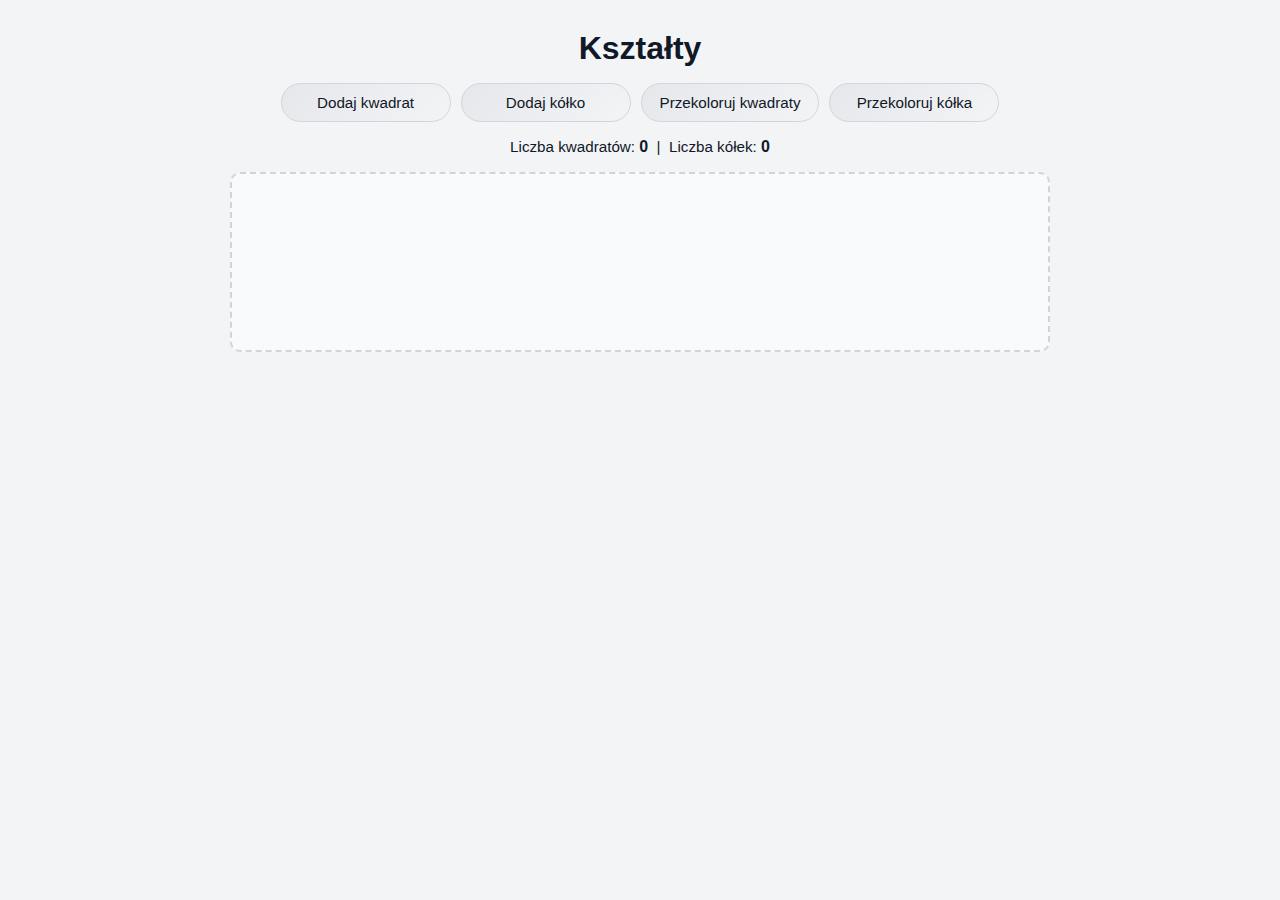
<file: lab-5/index.html>
<!DOCTYPE html>
<html lang="pl">
<head>
  <meta charset="utf-8" />
  <title>Kształty – lab 5</title>
  <meta name="viewport" content="width=device-width, initial-scale=1" />
  <link rel="stylesheet" href="css/style.css" />
</head>
<body>
  <header>
    <h1>Kształty</h1>
  </header>

  <main>
    <section class="controls" aria-label="Panel sterowania">
      <button id="addSquare">Dodaj kwadrat</button>
      <button id="addCircle">Dodaj kółko</button>
      <button id="recolorSquares">Przekoloruj kwadraty</button>
      <button id="recolorCircles">Przekoloruj kółka</button>
    </section>

    <section class="counters" aria-label="Liczba kształtów">
      <span>Liczba kwadratów:
        <strong id="cntSquares">0</strong>
      </span>
      &nbsp;|&nbsp;
      <span>Liczba kółek:
        <strong id="cntCircles">0</strong>
      </span>
    </section>

    <section class="board-wrapper">
      <div
        id="board"
        class="board"
        aria-label="pole z kształtami (kliknięcie w kształt usuwa go)"
      ></div>   
    </section>
  </main>

  <!-- Główny moduł aplikacji -->
  <script type="module" src="./app.js"></script>
</body>
</html>
</file>
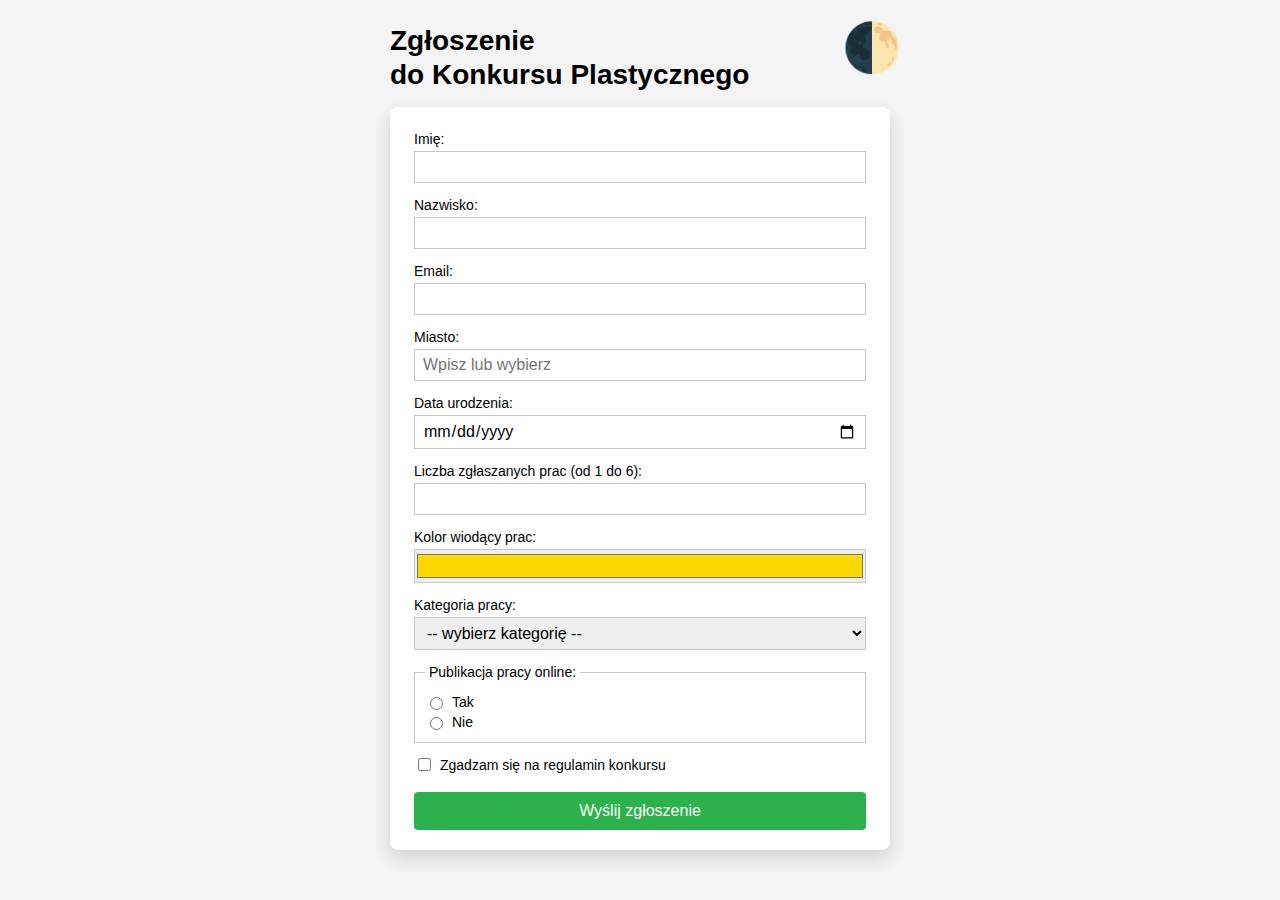
<file: lab-1/konkurs.html>
<!DOCTYPE html>
<html lang="pl">
<head>
    <meta charset="UTF-8">
    <title>Zgłoszenie do Konkursu Plastycznego</title>
    <link rel="stylesheet" href="css/konkurs.css">
</head>
<body>
<div class="page">
<input type="checkbox" id="theme-toggle" class="theme-toggle-input" label="Przełącz motyw">

    <header class="header">
        <h1>
            Zgłoszenie<br>
            do Konkursu Plastycznego
        </h1>
        
        <label for="theme-toggle" class="theme-toggle" title="Zmień motyw">🌓</label>
    </header>

    <main>
        <section class="form-card">
            <form action="https://httpbin.org/get" method="get">

                <div class="form-field">
                    <label for="first-name">Imię:</label>
                    <input type="text" id="first-name" name="first_name" required>
                </div>

                <div class="form-field">
                    <label for="last-name">Nazwisko:</label>
                    <input type="text" id="last-name" name="last_name" required>
                </div>

                <div class="form-field">
                    <label for="email">Email:</label>
                    <input type="email" id="email" name="email" required>
                </div>

                <div class="form-field">
                    <label for="city">Miasto:</label>
                    <input type="text" id="city" name="city"
                           placeholder="Wpisz lub wybierz" list="cities" required>
                    <datalist id="cities">
                        <option value="Kraków"></option>
                        <option value="Warszawa"></option>
                        <option value="Gdańsk"></option>
                        <option value="Poznań"></option>
                        <option value="Wrocław"></option>
                    </datalist>
                </div>

                <div class="form-field">
                    <label for="birthdate">Data urodzenia:</label>
                    <input type="date" id="birthdate" name="birthdate" required>
                </div>

                <div class="form-field">
                    <label for="works">Liczba zgłaszanych prac (od 1 do 6):</label>
                    <input type="number" id="works" name="works" min="1" max="6" step="1" required>
                </div>

                <div class="form-field">
                    <label for="color">Kolor wiodący prac:</label>
                    <input type="color" id="color" name="color" value="#ffd800" required>
                </div>

                <div class="form-field">
                    <label for="category">Kategoria pracy:</label>
                    <select id="category" name="category" required>
                        <option value="" disabled selected>-- wybierz kategorię --</option>
                        <option value="I">Rysunek</option>
                        <option value="II">Malarstwo</option>
                        <option value="III">Grafika Cyfrowa</option>
                    </select>
                </div>

                <fieldset class="fieldset-publication">
                    <legend>Publikacja pracy online:</legend>

                    <div class="radio-row">
                        <input type="radio" id="pub-yes" name="publication" value="yes" required>
                        <label for="pub-yes">Tak</label>
                    </div>

                    <div class="radio-row">
                        <input type="radio" id="pub-no" name="publication" value="no" required>
                        <label for="pub-no">Nie</label>
                    </div>
                </fieldset>

                <div class="checkbox-row">
                    <input type="checkbox" id="terms" name="terms" value="accepted" required>
                    <label for="terms">Zgadzam się na regulamin konkursu</label>
                </div>

                <button type="submit" class="submit-btn">Wyślij zgłoszenie</button>
            </form>
        </section>
    </main>
</div>
</body>
</html>
</file>
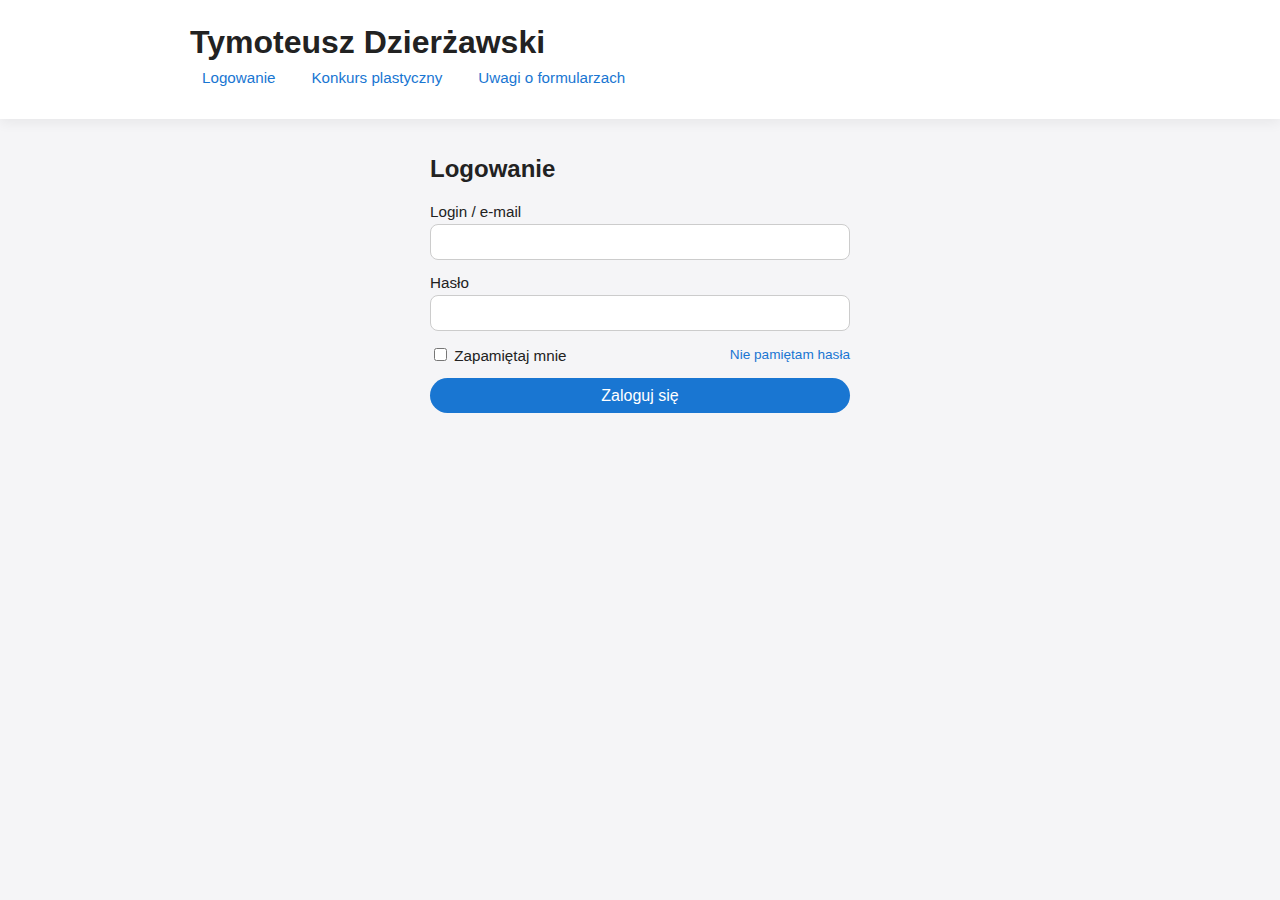
<file: lab-1/login.html>
<!DOCTYPE html>
<html lang="pl">
<head>
    <meta charset="UTF-8">
    <title>Logowanie - Lab 1</title>
    <link rel="stylesheet" href="css/main.css">
</head>
<body>
<header class="main">
    <div class="container">
        <h1>Tymoteusz Dzierżawski</h1>
        <nav class="nav">
            <ul>
                <li><a href="login.html">Logowanie</a></li>
                <li><a href="konkurs.html">Konkurs plastyczny</a></li>
                <li><a href="uwagi.html">Uwagi o formularzach</a></li>
            </ul>
        </nav>
    </div>
</header>

<main class="container">
    <section class="narrow">
        <h2>Logowanie</h2>
        <form class="form-login" action="https://httpbin.org/post" method="post">
            <div class="form-row">
                <label for="login">Login / e-mail</label>
                <input type="text" id="login" name="login" required
                       autocomplete="username">
            </div>

            <div class="form-row">
                <label for="password">Hasło</label>
                <input type="password" id="password" name="password" required
                       autocomplete="current-password">
            </div>

            <div class="form-row form-row-inline">
                <label>
                    <input type="checkbox" name="remember" value="1">
                    Zapamiętaj mnie
                </label>
                <a class="small-link" href="#">Nie pamiętam hasła</a>
            </div>

            <div class="form-row">
                <button type="submit" class="btn-primary">
                    Zaloguj się
                </button>
            </div>
        </form>
    </section>
</main>
</body>
</html>
</file>
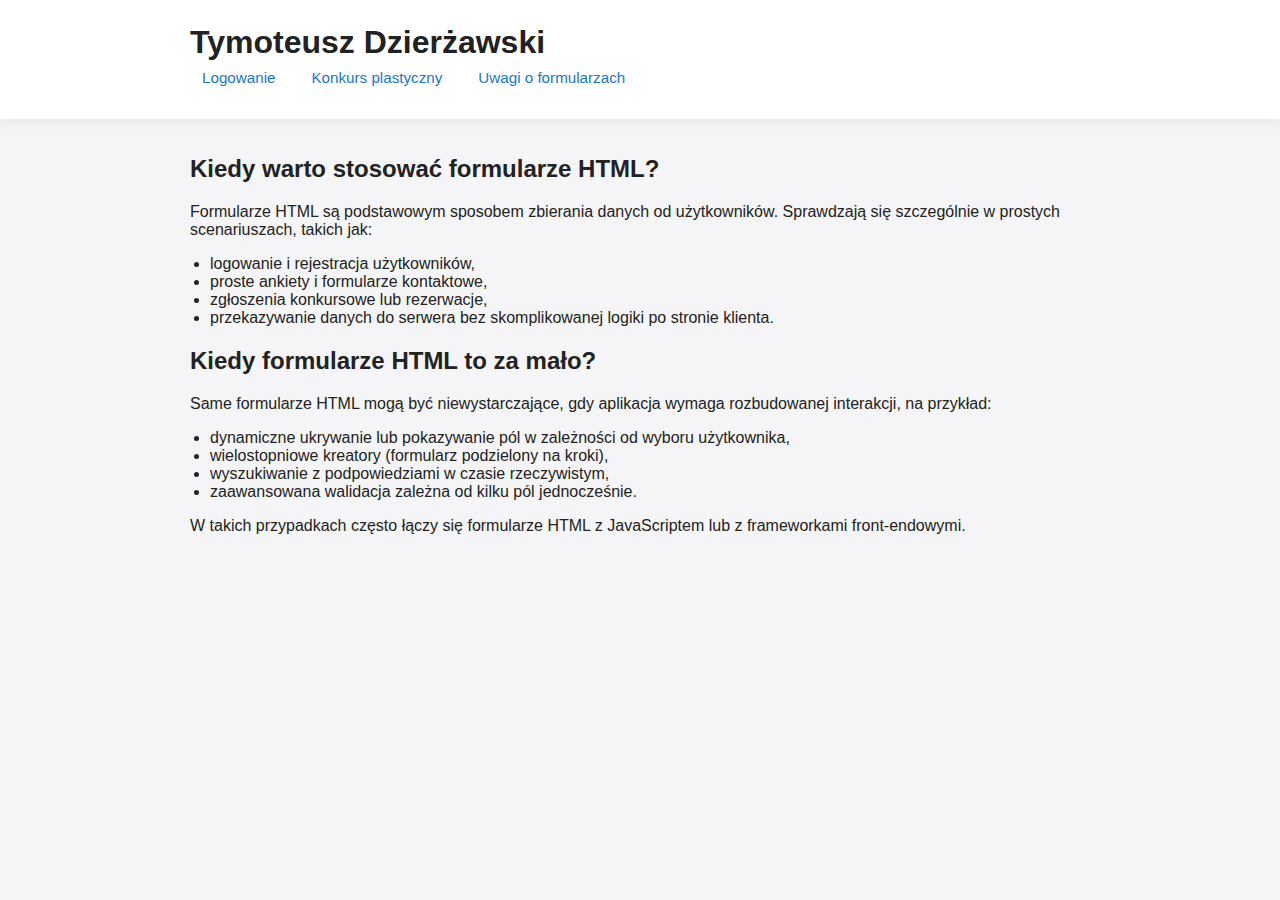
<file: lab-1/uwagi.html>
<!DOCTYPE html>
<html lang="pl">
<head>
    <meta charset="UTF-8">
    <title>Uwagi o formularzach HTML - Lab 1</title>
    <link rel="stylesheet" href="css/main.css">
</head>
<body>
<header class="main">
    <div class="container">
        <h1>Tymoteusz Dzierżawski</h1>
        <nav class="nav">
            <ul>
                <li><a href="login.html">Logowanie</a></li>
                <li><a href="konkurs.html">Konkurs plastyczny</a></li>
                <li><a href="uwagi.html" aria-current="page">Uwagi o formularzach</a></li>
            </ul>
        </nav>
    </div>
</header>

<main class="container">
    <article class="card">
        <h2>Kiedy warto stosować formularze HTML?</h2>
            <p>
                Formularze HTML są podstawowym sposobem zbierania danych od użytkowników. 
                Sprawdzają się szczególnie w prostych scenariuszach, takich jak:
            </p>
            <ul>
                <li>logowanie i rejestracja użytkowników,</li>
                <li>proste ankiety i formularze kontaktowe,</li>
                <li>zgłoszenia konkursowe lub rezerwacje,</li>
                <li>przekazywanie danych do serwera bez skomplikowanej logiki po stronie klienta.</li>
            </ul>

            <h2>Kiedy formularze HTML to za mało?</h2>
            <p>
                Same formularze HTML mogą być niewystarczające, gdy aplikacja wymaga 
                rozbudowanej interakcji, na przykład:
            </p>
            <ul>
                <li>dynamiczne ukrywanie lub pokazywanie pól w zależności od wyboru użytkownika,</li>
                <li>wielostopniowe kreatory (formularz podzielony na kroki),</li>
                <li>wyszukiwanie z podpowiedziami w czasie rzeczywistym,</li>
                <li>zaawansowana walidacja zależna od kilku pól jednocześnie.</li>
            </ul>
            <p>
                W takich przypadkach często łączy się formularze HTML z JavaScriptem lub 
                z frameworkami front-endowymi.
            </p>
    </article>
</main>
</body>
</html>
</file>
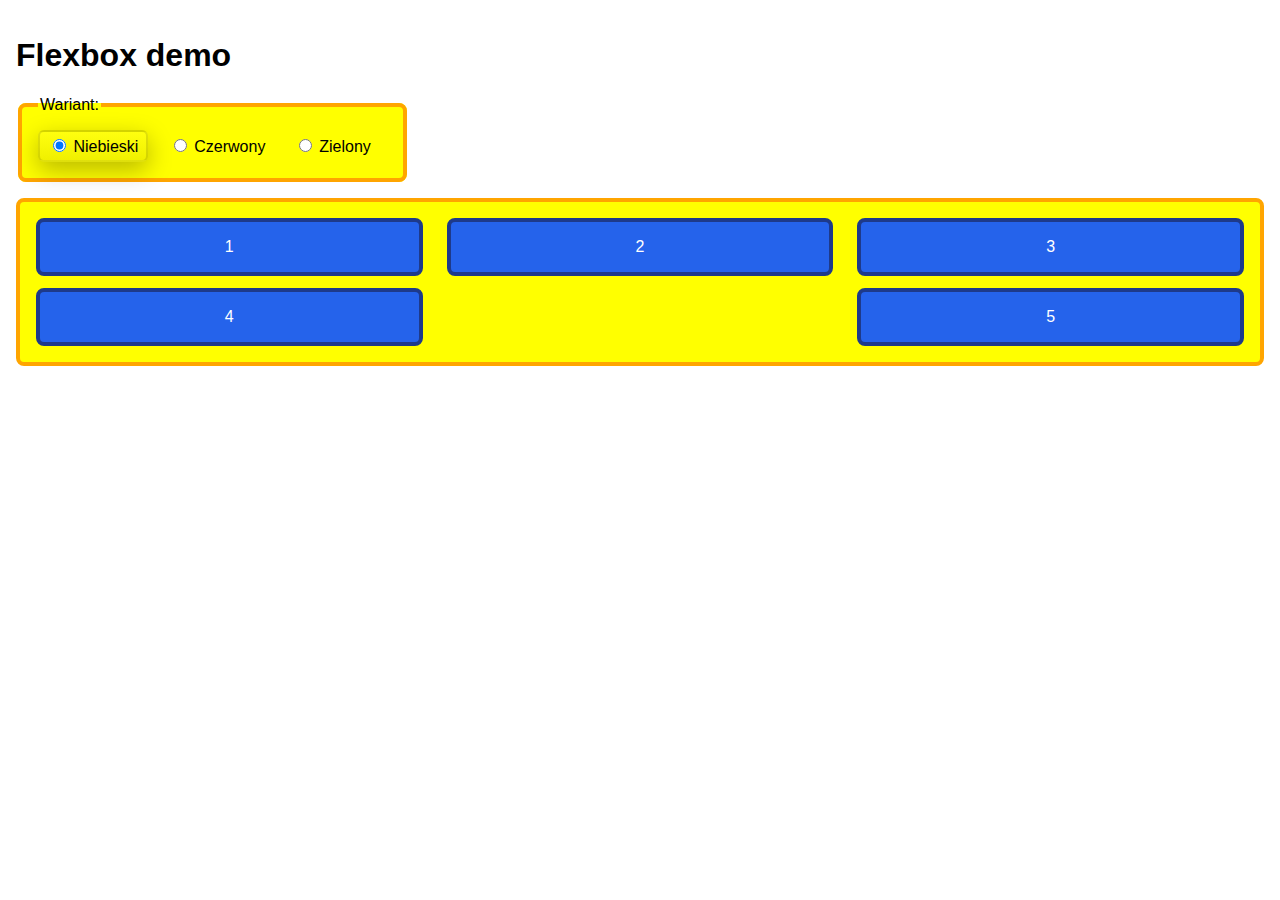
<file: lab-2/flex.html>
<!DOCTYPE html>
<html lang="pl">
  <head>
    <meta charset="UTF-8" />
    <meta 
      name="viewport" 
      content="width=device-width, initial-scale=1.0" 
    >
    <title>Flexbox Demo</title>
    <link rel="stylesheet" href="css/flex.css" />
  </head>
  <body>
    <h1>Flexbox demo</h1>
    <header>
      <fieldset class="theme-picker">
        <legend>Wariant:</legend>
        <label>
          <input type="radio" name="version" value="blue" checked />
          Niebieski
        </label>
        <label
          ><input type="radio" name="version" value="red" />
          Czerwony
        </label>
        <label>
          <input type="radio" name="version" value="green" />
          Zielony
        </label>
      </fieldset>
    </header>
    <div class="container">
      <div class="item">1</div>
      <div class="item">2</div>
      <div class="item">3</div>
      <div class="item">4</div>
      <div class="item">5</div>
    </div>
  </body>
</html>
</file>
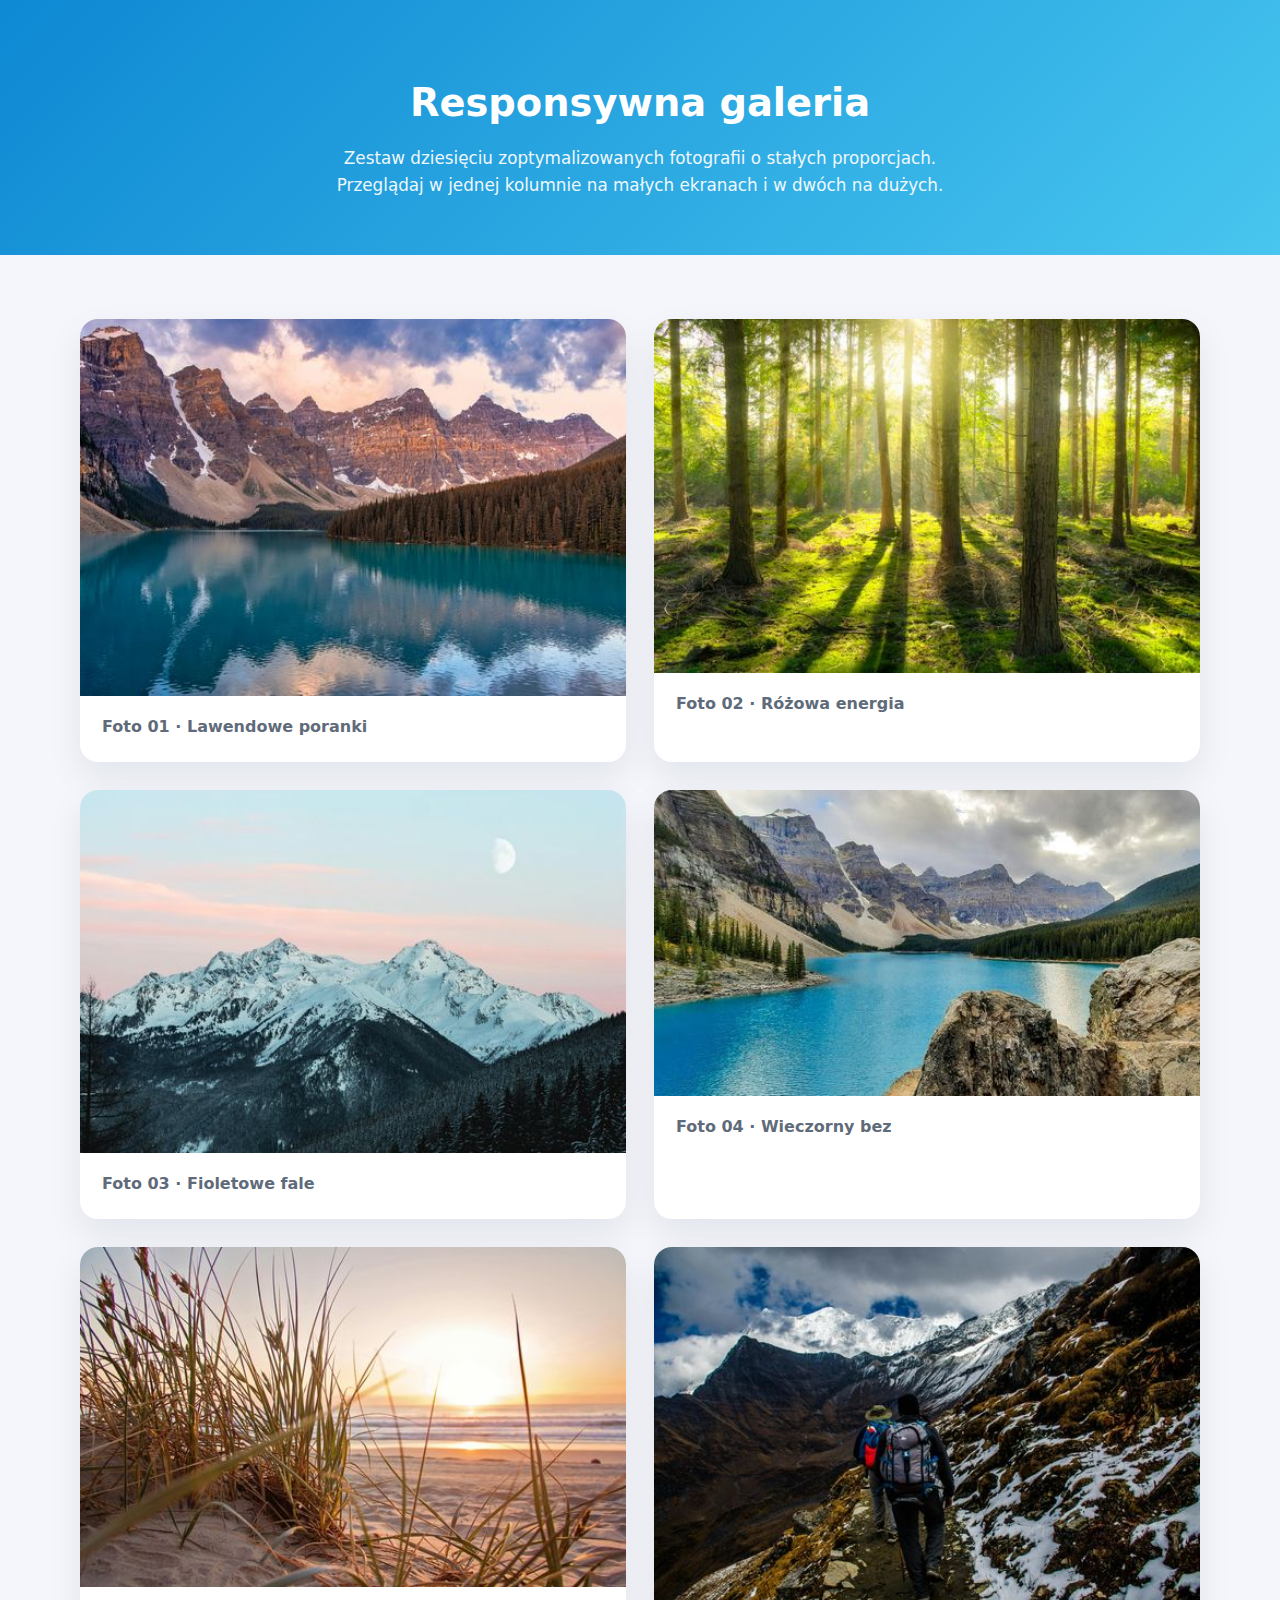
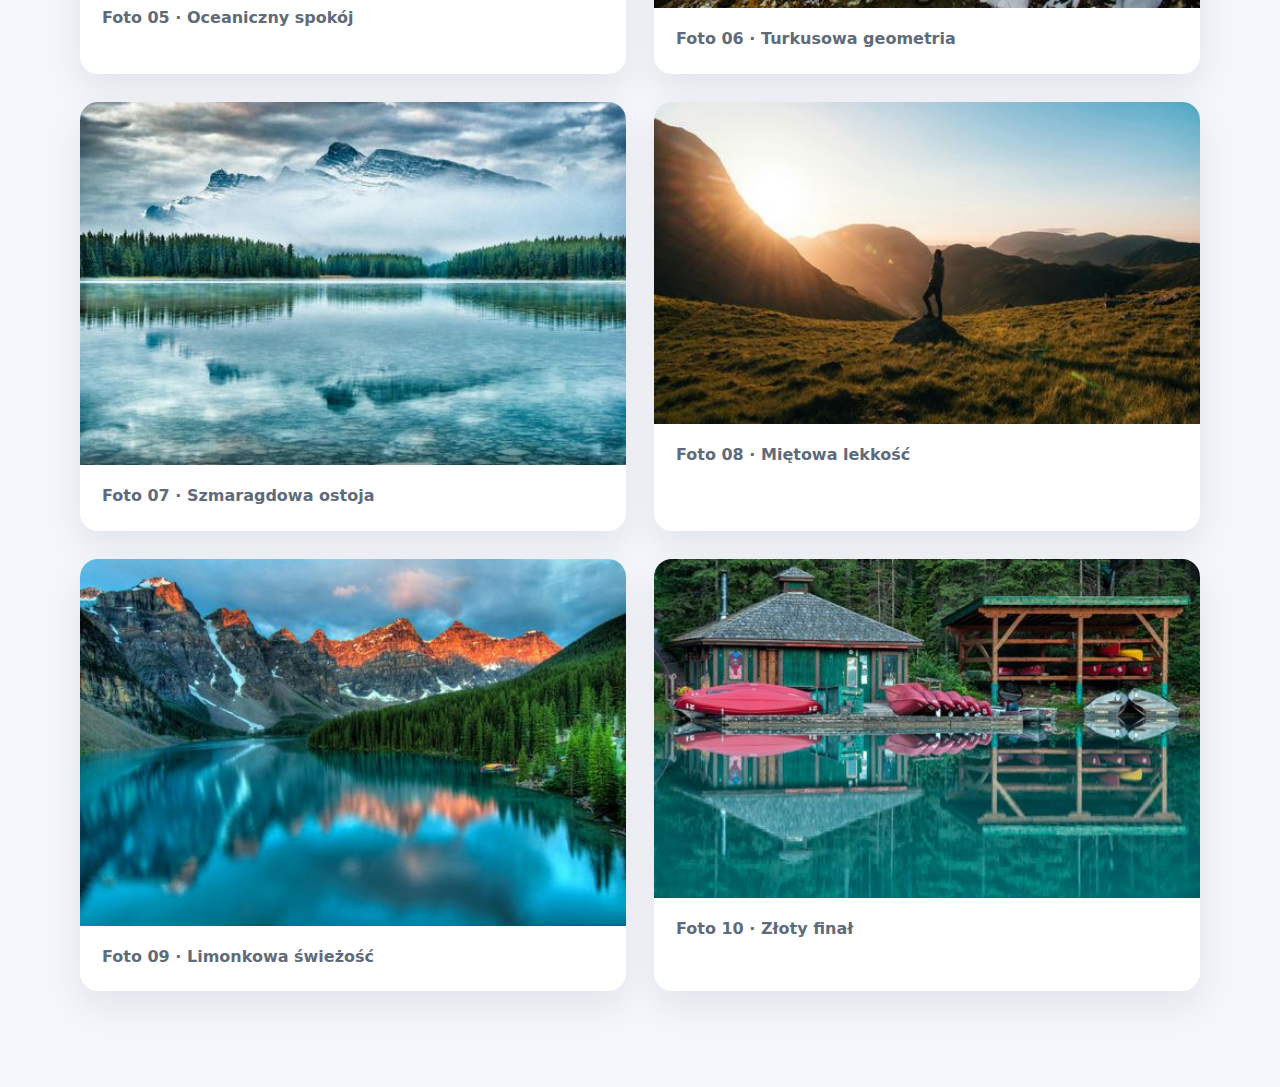
<file: lab-2/galeria.html>
<!DOCTYPE html>
<html lang="pl">
  <head>
    <meta charset="UTF-8" />
    <meta name="viewport" content="width=device-width, initial-scale=1.0" />
    <title>Galeria zdjęć</title>
    <link rel="stylesheet" href="css/galeria.css" />
  </head>
  <body>
    <header class="page-header">
      <div class="wrapper">
        <h1>Responsywna galeria</h1>
        <p class="lede">
          Zestaw dziesięciu zoptymalizowanych fotografii o stałych proporcjach.
          Przeglądaj w jednej kolumnie na małych ekranach i w dwóch na dużych.
        </p>
      </div>
    </header>

    <main class="wrapper">
      <section class="gallery" aria-label="Galeria zdjęć">
        <figure>
          <img
            src="img/1-500.jpg"
            srcset="img/1-500.jpg 500w, img/1-1000.jpg 1000w"
            sizes="(min-width: 1600px) 1000px, (min-width: 1200px) 500px, (min-width: 800px) 1000px, 500px"
            alt="Lawendowa kompozycja zdjęcia numer jeden"
            loading="lazy"
          />
          <figcaption>Foto 01 &middot; Lawendowe poranki</figcaption>
        </figure>
        <figure>
          <img
            src="img/2-500.jpg"
            srcset="img/2-500.jpg 500w, img/2-1000.jpg 1000w"
            sizes="(min-width: 1600px) 1000px, (min-width: 1200px) 500px, (min-width: 800px) 1000px, 500px"
            alt="Energetyczny róż zdjęcia numer dwa"
            loading="lazy"
          />
          <figcaption>Foto 02 &middot; Różowa energia</figcaption>
        </figure>
        <figure>
          <img
            src="img/3-500.jpg"
            srcset="img/3-500.jpg 500w, img/3-1000.jpg 1000w"
            sizes="(min-width: 1600px) 1000px, (min-width: 1200px) 500px, (min-width: 800px) 1000px, 500px"
            alt="Purpurowe tony zdjęcia numer trzy"
            loading="lazy"
          />
          <figcaption>Foto 03 &middot; Fioletowe fale</figcaption>
        </figure>
        <figure>
          <img
            src="img/4-500.jpg"
            srcset="img/4-500.jpg 500w, img/4-1000.jpg 1000w"
            sizes="(min-width: 1600px) 1000px, (min-width: 1200px) 500px, (min-width: 800px) 1000px, 500px"
            alt="Głębokie indygo zdjęcia numer cztery"
            loading="lazy"
          />
          <figcaption>Foto 04 &middot; Wieczorny bez</figcaption>
        </figure>
        <figure>
          <img
            src="img/5-500.jpg"
            srcset="img/5-500.jpg 500w, img/5-1000.jpg 1000w"
            sizes="(min-width: 1600px) 1000px, (min-width: 1200px) 500px, (min-width: 800px) 1000px, 500px"
            alt="Chłodny błękit zdjęcia numer pięć"
            loading="lazy"
          />
          <figcaption>Foto 05 &middot; Oceaniczny spokój</figcaption>
        </figure>
        <figure>
          <img
            src="img/6-500.jpg"
            srcset="img/6-500.jpg 500w, img/6-1000.jpg 1000w"
            sizes="(min-width: 1600px) 1000px, (min-width: 1200px) 500px, (min-width: 800px) 1000px, 500px"
            alt="Turkusowa geometria zdjęcia numer sześć"
            loading="lazy"
          />
          <figcaption>Foto 06 &middot; Turkusowa geometria</figcaption>
        </figure>
        <figure>
          <img
            src="img/7-500.jpg"
            srcset="img/7-500.jpg 500w, img/7-1000.jpg 1000w"
            sizes="(min-width: 1600px) 1000px, (min-width: 1200px) 500px, (min-width: 800px) 1000px, 500px"
            alt="Szmaragdowe akcenty zdjęcia numer siedem"
            loading="lazy"
          />
          <figcaption>Foto 07 &middot; Szmaragdowa ostoja</figcaption>
        </figure>
        <figure>
          <img
            src="img/8-500.jpg"
            srcset="img/8-500.jpg 500w, img/8-1000.jpg 1000w"
            sizes="(min-width: 1600px) 1000px, (min-width: 1200px) 500px, (min-width: 800px) 1000px, 500px"
            alt="Pastelowa mięta zdjęcia numer osiem"
            loading="lazy"
          />
          <figcaption>Foto 08 &middot; Miętowa lekkość</figcaption>
        </figure>
        <figure>
          <img
            src="img/9-500.jpg"
            srcset="img/9-500.jpg 500w, img/9-1000.jpg 1000w"
            sizes="(min-width: 1600px) 1000px, (min-width: 1200px) 500px, (min-width: 800px) 1000px, 500px"
            alt="Limonkowe światło zdjęcia numer dziewięć"
            loading="lazy"
          />
          <figcaption>Foto 09 &middot; Limonkowa świeżość</figcaption>
        </figure>
        <figure>
          <img
            src="img/10-500.jpg"
            srcset="img/10-500.jpg 500w, img/10-1000.jpg 1000w"
            sizes="(min-width: 1600px) 1000px, (min-width: 1200px) 500px, (min-width: 800px) 1000px, 500px"
            alt="Złota poświata zdjęcia numer dziesięć"
            loading="lazy"
          />
          <figcaption>Foto 10 &middot; Złoty finał</figcaption>
        </figure>
      </section>
    </main>
  </body>
</html>
</file>
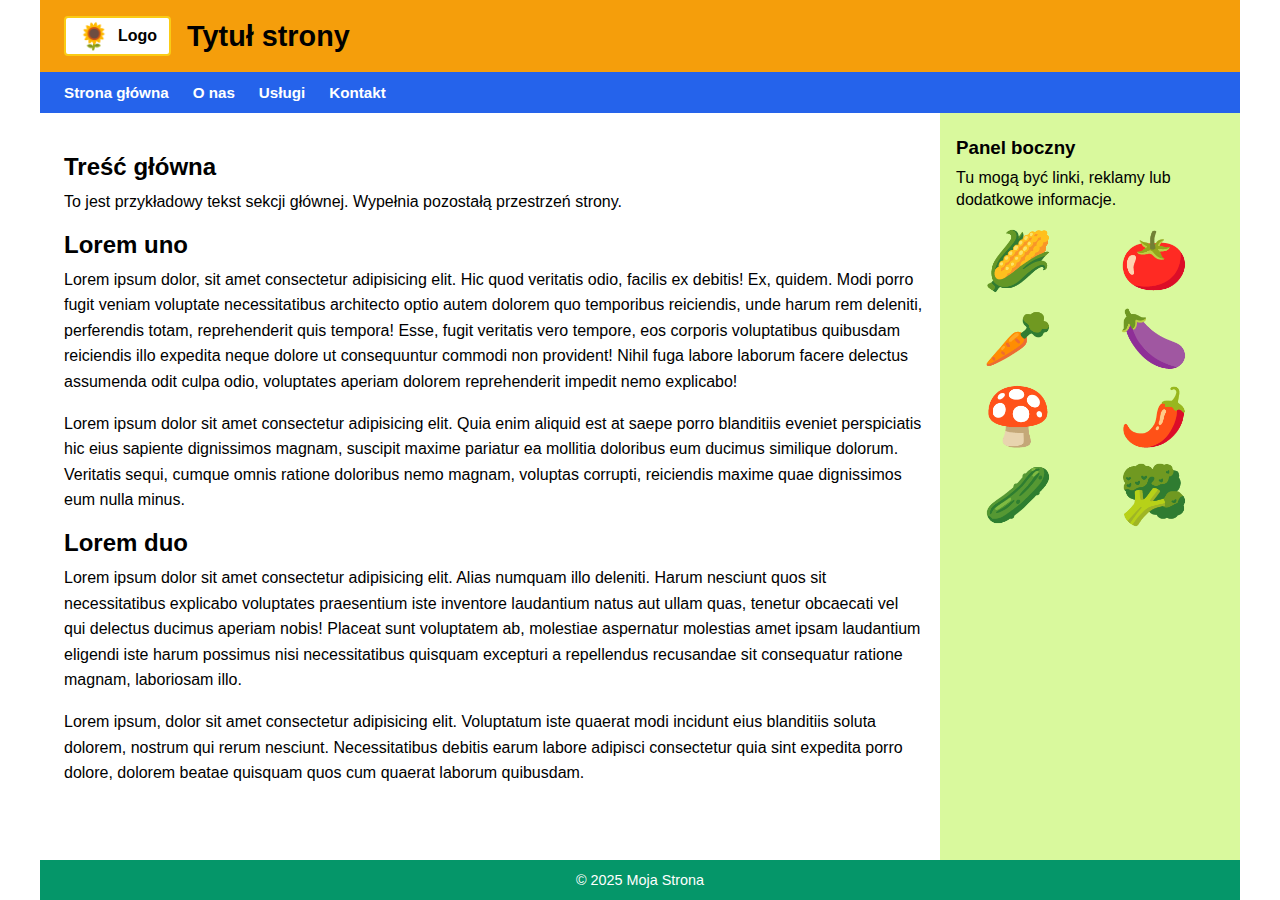
<file: lab-2/grid.html>
<!DOCTYPE html>
<html lang="pl">
  <head>
    <meta charset="UTF-8" />
    <meta 
      name="viewport" 
      content="width=device-width, initial-scale=1.0" 
    >
    <title>Grid Layout Demo</title>
    <link rel="stylesheet" href="css/grid.css" />
  </head>
  <body>
    <div class="container">
      <header>
        <div class="logo">🌻</div>
        <h1>Tytuł strony</h1>
      </header>
      <nav>
        <a href="#">Strona główna</a>
        <a href="#">O nas</a>
        <a href="#">Usługi</a>
        <a href="#">Kontakt</a>
      </nav>
      <main>
        <h2>Treść główna</h2>
        <p>
          To jest przykładowy tekst sekcji głównej. Wypełnia pozostałą
          przestrzeń strony.
        </p>
        <h2>Lorem uno</h2>
        <p>Lorem ipsum dolor, sit amet consectetur adipisicing elit. Hic quod veritatis odio, facilis ex debitis! Ex, quidem. Modi porro fugit veniam voluptate necessitatibus architecto optio autem dolorem quo temporibus reiciendis, unde harum rem deleniti, perferendis totam, reprehenderit quis tempora! Esse, fugit veritatis vero tempore, eos corporis voluptatibus quibusdam reiciendis illo expedita neque dolore ut consequuntur commodi non provident! Nihil fuga labore laborum facere delectus assumenda odit culpa odio, voluptates aperiam dolorem reprehenderit impedit nemo explicabo!</p>

        <p>Lorem ipsum dolor sit amet consectetur adipisicing elit. Quia enim aliquid est at saepe porro blanditiis eveniet perspiciatis hic eius sapiente dignissimos magnam, suscipit maxime pariatur ea mollitia doloribus eum ducimus similique dolorum. Veritatis sequi, cumque omnis ratione doloribus nemo magnam, voluptas corrupti, reiciendis maxime quae dignissimos eum nulla minus.</p>
        <h2>Lorem duo</h2>
        <p>Lorem ipsum dolor sit amet consectetur adipisicing elit. Alias numquam illo deleniti. Harum nesciunt quos sit necessitatibus explicabo voluptates praesentium iste inventore laudantium natus aut ullam quas, tenetur obcaecati vel qui delectus ducimus aperiam nobis! Placeat sunt voluptatem ab, molestiae aspernatur molestias amet ipsam laudantium eligendi iste harum possimus nisi necessitatibus quisquam excepturi a repellendus recusandae sit consequatur ratione magnam, laboriosam illo.</p>

        <p>Lorem ipsum, dolor sit amet consectetur adipisicing elit. Voluptatum iste quaerat modi incidunt eius blanditiis soluta dolorem, nostrum qui rerum nesciunt. Necessitatibus debitis earum labore adipisci consectetur quia sint expedita porro dolore, dolorem beatae quisquam quos cum quaerat laborum quibusdam.</p>
      </main>
      <aside>
        <h3>Panel boczny</h3>
        <p>Tu mogą być linki, reklamy lub dodatkowe informacje.</p>
        <div>
          <span>🌽</span><span>🍅</span>
          <span>🥕</span><span>🍆</span>
          <span>🍄</span><span>🌶️</span>
          <span>🥒</span><span>🥦</span>
        </div>
      </aside>
      <footer>
        <p>&copy; 2025 Moja Strona</p>
      </footer>
    </div>
  </body>
</html>
</file>
<file: lab-5/css/style.css>
* {
  box-sizing: border-box;
}

body {
  font-family: Arial, sans-serif;
  text-align: center;
  margin: 30px;
  background: #f3f4f6;
  color: #111827;
}

h1 {
  margin-bottom: 8px;
}

h2 {
  margin-top: 0;
  font-size: 1rem;
  font-weight: normal;
  color: #4b5563;
}

/* PANEL PRZYCISKÓW */

.controls {
  margin: 16px 0;
  display: flex;
  flex-wrap: wrap;
  justify-content: center;
  gap: 10px;
}

/* Delikatnie „ładniejsze” przyciski – zaokrąglenie + animacja */

button {
  padding: 10px 18px;
  min-width: 170px;
  cursor: pointer;
  border-radius: 9999px;             /* mocno zaokrąglone rogi */
  border: 1px solid #d1d5db;
  background: linear-gradient(135deg, #e5e7eb, #f9fafb);
  font-size: 0.95rem;
  font-weight: 500;
  color: #111827;
  transition:
    transform 0.15s ease,
    box-shadow 0.15s ease,
    background-position 0.2s ease,
    background-color 0.2s ease,
    opacity 0.15s ease;
  background-size: 150% 150%;
}

button:hover {
  transform: translateY(-1px) scale(1.02);
  box-shadow: 0 4px 10px rgba(0, 0, 0, 0.18);
  background-position: 100% 0;
  opacity: 0.96;
}

button:active {
  transform: translateY(0) scale(0.99);
  box-shadow: 0 2px 5px rgba(0, 0, 0, 0.18);
  opacity: 0.9;
}

button:focus-visible {
  outline: 2px solid #3b82f6;
  outline-offset: 2px;
}

/* LICZNIKI */

.counters {
  margin: 12px 0;
  font-size: 0.95rem;
}

.counters strong {
  font-size: 1rem;
}

/* PLANSZA Z KSZTAŁTAMI */

.board-wrapper {
  max-width: 820px;
  margin: 0 auto;
}

.board {
  margin: 16px auto 8px;
  min-height: 180px;
  border: 2px dashed #d1d5db;
  padding: 12px;
  display: flex;
  flex-wrap: wrap;
  gap: 10px;
  background: #f9fafb;
  border-radius: 10px;
}

/* Kształty */

.shape {
  width: 60px;
  height: 60px;
  cursor: pointer;
  transition:
    transform 0.2s ease,
    background-color 0.3s ease,
    box-shadow 0.2s ease;
  border: 3px solid #111827;
}

.shape:hover {
  transform: scale(1.08);
  box-shadow: 0 4px 10px rgba(0, 0, 0, 0.2);
}

.square {
  border-radius: 8px;
}

.circle {
  border-radius: 50%;
}

/* Opis */

.note {
  color: #4b5563;
  line-height: 1.5;
  font-size: 0.9rem;
  margin-top: 8px;
}

.note code {
  background: #e5e7eb;
  padding: 2px 4px;
  border-radius: 4px;
  font-size: 0.85rem;
}
</file>
<file: lab-1/css/konkurs.css>
*,
*::before,
*::after {
    box-sizing: border-box;
}

html {
    font-size: 16px;
}

body {
    margin: 0;
    font-family: "Segoe UI", Tahoma, Geneva, Verdana, sans-serif;
    background-color: #f4f4f4;
}

.page {
    min-height: 100vh;
    padding: 24px 16px;
}

.theme-toggle-input {
    position: absolute;
    opacity: 0;
    pointer-events: none;
}


.theme-toggle {
    position: absolute;
    font-size: 48px;
    line-height: 1;
    top: 0px;
    right: 0;
    width: 48px;
    height: 48px;
    border-radius: 50%;
    cursor: pointer;
}

.theme-toggle-input:checked ~ main .form-card {
    background-color: #1f1f28;
    color: #f1f1f1;
    border-color: #343444;
}

.theme-toggle-input:checked ~ main .form-card input,
.theme-toggle-input:checked ~ main .form-card select {
    background-color: #2a2a36;
    color: #ffffff;
    border-color: #343444;
}

.header {
    max-width: 500px;
    margin: 0 auto 16px;
    position: relative;
}

.header h1 {
    margin: 0;
    font-size: 28px;
    font-weight: 700;
    line-height: 1.2;
}

.form-card {
    max-width: 500px;
    margin: 0 auto;
    background-color: #ffffff;
    border-radius: 8px;
    padding: 24px 24px 20px;
    box-shadow: 0 8px 18px rgba(0, 0, 0, 0.15);
}

.form-field {
    display: flex;
    flex-direction: column;
    margin-bottom: 14px;
    font-size: 14px;
}

.form-field label {
    margin-bottom: 4px;
}

.form-card input[type="text"],
.form-card input[type="email"],
.form-card input[type="number"],
.form-card input[type="date"],
.form-card input[type="color"],
.form-card select {
    width: 100%;
    font-family: inherit;
    font-size: 16px;
    padding: 6px 8px;
    border-radius: 0;
    border: 1px solid #c7c7c7;
}

.form-card input[type="color"] {
    height: 34px;
    padding: 0;
}

.fieldset-publication {
    border: 1px solid #c7c7c7;
    padding: 10px 10px 8px;
    margin: 4px 0 12px;
    font-size: 14px;
}

.fieldset-publication legend {
    padding: 0 4px;
}

.radio-row {
    display: flex;
    align-items: center;
    gap: 6px;
    margin: 4px 0;
    font-size: 14px;
}

.checkbox-row {
    display: flex;
    align-items: center;
    gap: 6px;
    margin-bottom: 18px;
    font-size: 14px;
}

.submit-btn {
    width: 100%;
    border: none;
    border-radius: 4px;
    padding: 10px 16px;
    font-size: 16px;
    font-weight: 500;
    color: #ffffff;
    background-color: #2bb24c;
    cursor: pointer;
}

.submit-btn:hover {
    background-color: #239743;
}

.submit-btn,
input[type="radio"],
input[type="checkbox"],
select,
input[type="color"],
label[for="pub-yes"],
label[for="pub-no"],
label[for="terms"] {
    cursor: pointer;
}
</file>
<file: lab-1/css/main.css>
html {
    font-size: 16px;
}

body {
    margin: 0;
    font-family: "Segoe UI", Tahoma, Geneva, Verdana, sans-serif;
    background-color: #f5f5f7;
    color: #222222;
}

.container {
    width: 100%;
    max-width: 900px;
    margin: 0 auto;
    padding: 16px 24px 32px; 
}

.main {
    background: #ffffff;
    box-shadow: 0 4px 12px rgba(0, 0, 0, 0.06);
    position: sticky;
    top: 0;
}

.main h1 {
    margin: 8px 0; 
    font-size: 32px; 
}

.nav {
    margin-top: 8px; 
}

.nav ul {
    list-style: none;
    margin: 0;
    padding: 0;
    display: flex;
    flex-wrap: wrap;
    gap: 12px; 
}

.nav a {
    text-decoration: none;
    color: #1976d2;
    padding: 4px 12px; 
    border-radius: 999px;
    font-size: 0.95em; 
}

.nav a:hover,
.nav a:focus {
    background-color: rgba(25, 118, 210, 0.1);
}

.narrow {
    max-width: 420px;
    margin-left: auto;
    margin-right: auto;
}

.lead {
    color: #555555;
}

.form-login {
    display: flex;
    flex-direction: column;
    gap: 14px;      
    margin-top: 12px; 
}

.form-row {
    display: flex;
    flex-direction: column;
    gap: 4px; 
}

.form-row-inline {
    flex-direction: row;
    align-items: center;
    justify-content: space-between;
    gap: 8px; 
    flex-wrap: wrap;
}

label {
    font-size: 0.95em; 
}

input[type="text"],
input[type="password"] {
    font-family: inherit;
    font-size: 1em;
    padding: 8px 10px; 
    border-radius: 8px; 
    border: 1px solid #cccccc;
    background-color: #ffffff;
}

input:focus {
    outline: none;
    border-color: #1976d2;
    box-shadow: 0 0 0 2px rgba(25, 118, 210, 0.2);
}

button,
.btn-primary {
    font-family: inherit;
    font-size: 1em;
    border-radius: 999px;
    border: none;
    padding: 8.8px 22px; 
    background-color: #1976d2;
    color: #ffffff;
    display: inline-flex;
    align-items: center;
    justify-content: center;
    cursor: pointer;
    transition: background-color 0.15s ease, transform 0.1s ease;
}

button:hover,
button:focus
{
    background-color: #0f4fa0;
}

.small-link {
    font-size: 0.85em; 
    color: #1976d2;
    text-decoration: none;
}

.small-link:hover,
.small-link:focus {
    text-decoration: underline;
}

ul {
    padding-left: 20px; 
}
</file>
<file: lab-2/css/flex.css>
body {
    font-family: Arial, sans-serif;
    margin: 0;
    padding: 1rem;
}

.theme-picker {
    background-color: yellow;
    padding: 1rem;
    border-radius: 8px;
    border: 4px solid orange;
    display: inline-block;
}

.theme-picker label {
    cursor: pointer;
    display: inline-block;
    margin-right: 0.5rem;
    padding: 0.25rem 0.5rem;
    border-radius: 6px;
}

/*theme picker style*/
label:has(input:checked) {
    box-shadow: 0 8px 24px rgba(0, 0, 0, 0.28);
    background: linear-gradient(180deg, rgba(255, 255, 255, 0.06), rgba(0, 0, 0, 0.06));
    border: 2px solid rgba(0, 0, 0, 0.12);
}

.container {
    background-color: yellow;
    padding: 1rem;
    border-radius: 8px;
    border: 4px solid orange;
    display: flex;
    flex-wrap: wrap;
    gap: 0.5rem;
    margin-top: 1rem;
}

.item {
    padding: 1rem;
    margin: 0.5rem;
    text-align: center;
    border-radius: 8px;
    box-sizing: border-box;
    flex: 1 0 120px;
    min-width: 80px;
    border: 4px solid rgba(0, 0, 0, 0.1);
}

/* Blue theme */
header:has(input[value="blue"]:checked) ~ .container {
    --cols-gap: 0.75rem;
    gap: var(--cols-gap);
    justify-content: space-between;
}

/*each block has 32% width*/
header:has(input[value="blue"]:checked) ~ .container .item {
    background-color: #2563eb; 
    color: #fff;
    border: 4px solid #1e3a8a;
    flex: 0 0 32%;
    max-width: 32%;
    margin: 0;
}

/*last block aligned to the right*/
header:has(input[value="blue"]:checked) ~ .container .item:nth-child(5) {
    margin-left: auto; 
}

/*"mobile" layout for blue theme*/
@media (max-width: 1024px) {
    header:has(input[value="blue"]:checked) ~ .container {
        display: flex;
        flex-direction: column; /*blocks in 1 column*/
        gap: 0.5rem;
        padding: 0.5rem 1rem;
    }

    header:has(input[value="blue"]:checked) ~ .container .item {
        flex: 0 0 auto;
        width: 100%;
        margin: 0;
        max-width: none;
    }

    /*last block aligned normally*/
    header:has(input[value="blue"]:checked) ~ .container .item:nth-child(5) {
        margin-left: 0;
    }
}

/* Red theme */
header:has(input[value="red"]:checked) ~ .container .item {
    background-color: #dc2626; 
    color: #fff;
    border: 6px solid #7f1d1d;
}

/*blocks evenly spaced*/
header:has(input[value="red"]:checked) ~ .container {
    flex-wrap: nowrap;
    justify-content: space-between;
    align-items: stretch;
    padding: 0.5rem;
    box-sizing: border-box;
    gap: 0.5rem;
}

/*first block is bigger and centered*/
header:has(input[value="red"]:checked) ~ .container .item:nth-child(1) {
    order: 3;
    flex: 1 1 auto;
    font-size: 1.3em;
    font-weight: bold;
    display: flex;
    flex-direction: column;
    justify-content: center;
    align-items: center;
    padding: 0.75rem;
    margin: 0;
    box-sizing: border-box;
}
/*other blocks order*/
header:has(input[value="red"]:checked) ~ .container .item:nth-child(2) {
    order: 1;
}

header:has(input[value="red"]:checked) ~ .container .item:nth-child(3) {
    order: 2;
}

header:has(input[value="red"]:checked) ~ .container .item:nth-child(4) {
    order: 4;
}

header:has(input[value="red"]:checked) ~ .container .item:nth-child(5) {
    order: 5;
}

/*block 1 extra text*/
header:has(input[value="red"]:checked) ~ .container .item:nth-child(1)::after {
    content: "(Jestem większy i na środku)";
    display: block;
    font-size: 0.65em;
    font-weight: normal;
    margin-top: 0.4em;
    text-align: center;
    line-height: 1.2;
    white-space: normal;
}

/*other blocks style*/
header:has(input[value="red"]:checked) ~ .container .item:nth-child(n+2) {
    flex: 1 1 auto;
    display: flex;
    justify-content: center;
    align-items: center;
    font-size: 1em;
    padding: 0.75rem 0.5rem;
    margin: 0;
    box-sizing: border-box;
}

/*"mobile" layout for red theme*/
@media (max-width: 1024px) {
    header:has(input[value="red"]:checked) ~ .container {
        display: flex;
        flex-wrap: wrap;
        justify-content: space-between;
        gap: 0.5rem;
        padding: 0.5rem;
    }

    /*1 row*/
    header:has(input[value="red"]:checked) ~ .container .item:nth-child(2),
    header:has(input[value="red"]:checked) ~ .container .item:nth-child(3) {
        flex: 0 0 calc(50% - 0.25rem); /*2 blocks 50% width - 1/2 gap each*/
    }

    /*block 1 in entire row*/
    header:has(input[value="red"]:checked) ~ .container .item:nth-child(1) {
        flex: 0 0 100%;
        order: 3;
    }
    /*3 row*/
    header:has(input[value="red"]:checked) ~ .container .item:nth-child(4),
    header:has(input[value="red"]:checked) ~ .container .item:nth-child(5) {
        flex: 0 0 calc(50% - 0.25rem);
    }
}

/* Green theme */
header:has(input[value="green"]:checked) ~ .container {
    flex-wrap: nowrap;
    justify-content: space-between;
}

/*blocks with different flex grow*/
header:has(input[value="green"]:checked) ~ .container .item {
    background-color: #059669; 
    color: #fff;
    border: 6px solid #065f46;
    flex: 1 1 0;
    margin: 0; 
}

/*1st biggest row*/
header:has(input[value="green"]:checked) ~ .container .item:nth-child(1) {
    flex: 5 1 0;
    display: flex;
    align-items: center;
    justify-content: space-between; 
    padding-inline: 0.75rem;        
}

/*1st block emojis*/
header:has(input[value="green"]:checked) ~ .container .item:nth-child(1)::before,
header:has(input[value="green"]:checked) ~ .container .item:nth-child(1)::after {
    content: "😃";
    font-size: 1em;          
    transform: scale(2);     
    line-height: 1;
}

/*other blocks flex grow*/
header:has(input[value="green"]:checked) ~ .container .item:nth-child(2) {
    flex: 4 1 0;
}

header:has(input[value="green"]:checked) ~ .container .item:nth-child(3) {
    flex: 3 1 0;
}

header:has(input[value="green"]:checked) ~ .container .item:nth-child(4) {
    flex: 2 1 0;
}

header:has(input[value="green"]:checked) ~ .container .item:nth-child(5) {
    flex: 1 1 0;
}

/*"mobile" layout for green theme*/
@media (max-width: 1024px) {
    header:has(input[value="green"]:checked) ~ .container {
        display: flex;
        flex-direction: column;
        align-items: flex-end;  
        gap: 0.5rem;
    }

    header:has(input[value="green"]:checked) ~ .container .item {
        flex: 0 0 auto;
    }
    /*order and width for each block*/
    header:has(input[value="green"]:checked) ~ .container .item:nth-child(5) {
        order: 1;
        width: 30%;
    }

    header:has(input[value="green"]:checked) ~ .container .item:nth-child(4) {
        order: 2;
        width: 45%;
    }

    header:has(input[value="green"]:checked) ~ .container .item:nth-child(3) {
        order: 3;
        width: 60%;
    }

    header:has(input[value="green"]:checked) ~ .container .item:nth-child(2) {
        order: 4;
        width: 80%;
    }

    header:has(input[value="green"]:checked) ~ .container .item:nth-child(1) {
        order: 5;
        width: 100%;
    }
}
</file>
<file: lab-2/css/galeria.css>
* {
  margin: 0;
  padding: 0;
  box-sizing: border-box;
}

:root {
  --page-bg: #f4f6fb;
  --card-bg: #ffffff;
  --accent: #0d88d3;
  --text: #1c2b39;
  --muted: #5f6b7a;
  --shadow: 0 15px 35px rgba(15, 23, 42, 0.08);
  --radius: 18px;
}

body {
  font-family: "Segoe UI", "Inter", system-ui, -apple-system, BlinkMacSystemFont,
    sans-serif;
  background: var(--page-bg);
  color: var(--text);
  line-height: 1.6;
  min-height: 100vh;
}

.wrapper {
  width: min(1120px, 92vw);
  margin: 0 auto;
}

.page-header {
  background: linear-gradient(135deg, #0d88d3, #48c6ef);
  color: #ffffff;
  padding: 72px 0 56px;
  text-align: center;
}

.page-header .suptitle {
  text-transform: uppercase;
  letter-spacing: 0.3em;
  font-size: 0.75rem;
  opacity: 0.85;
  margin-bottom: 12px;
}

.page-header h1 {
  font-size: clamp(2rem, 3vw, 3rem);
  margin-bottom: 0.75rem;
  font-weight: 700;
}

.page-header .lede {
  font-size: 1.05rem;
  max-width: 640px;
  margin: 0 auto;
  opacity: 0.92;
}

main {
  padding: 64px 0 96px;
}

.gallery {
  display: grid;
  gap: 28px;
  grid-template-columns: 1fr;
}

figure {
  background: var(--card-bg);
  border-radius: var(--radius);
  overflow: hidden;
  box-shadow: var(--shadow);
  transition: transform 200ms ease, box-shadow 200ms ease;
}

figure:hover {
  transform: translateY(-4px);
  box-shadow: 0 20px 45px rgba(15, 23, 42, 0.12);
}

figure img {
  width: 100%;
  height: auto;
  display: block;
}

figcaption {
  padding: 18px 22px 22px;
  font-weight: 600;
  color: var(--muted);
}

@media (min-width: 1200px) {
  .gallery {
    grid-template-columns: repeat(2, minmax(0, 1fr));
  }
}

@media (min-width: 1600px) {
  .wrapper {
    width: min(1300px, 90vw);
  }

  main {
    padding-top: 80px;
  }
}
</file>
<file: lab-2/css/grid.css>
/* Reset */
* {
  margin: 0;
  padding: 0;
  box-sizing: border-box;
}

body {
  font-family: Arial, sans-serif;
  background-color: #ffffff;
}

.container {
  max-width: 1200px;
  margin: 0 auto;
  min-height: 100vh;
  display: grid;
  grid-template-columns: 3fr 1fr;
  grid-template-rows: auto auto 1fr auto;
  grid-template-areas:
    "header header"
    "nav nav"
    "main aside"
    "footer footer";
  background-color: #ffffff;
}

header {
  grid-area: header;
  background-color: #f59e0b;
  padding: 1rem 1.5rem;
  display: flex;
  align-items: center;
}

.logo {
  height: 40px;
  margin-right: 1rem;
  border-radius: 4px;
  background-color: #ffffff;
  border: 2px solid #facc15;
  display: flex;
  align-items: center;
  justify-content: center;
  padding: 0 0.75rem;
  font-size: 1.6rem;
}

.logo::after {
  content: "Logo";
  margin-left: 0.5rem;
  font-size: 1rem;
  font-weight: bold;
}

header h1 {
  font-size: 1.8rem;
}

nav {
  grid-area: nav;
  background-color: #2563eb;
  padding: 0.75rem 1.5rem;
  display: flex;
  gap: 1.5rem;
}

nav a {
  color: #ffffff;
  text-decoration: none;
  font-weight: bold;
  font-size: 0.95rem;
}

nav a:hover {
  text-decoration: underline;
}

main {
  grid-area: main;
  padding: 1.5rem 1rem 1.5rem 1.5rem;
}

main h2 {
  margin: 1rem 0 0.5rem;
}

main p {
  margin-bottom: 1rem;
  line-height: 1.6;
}

aside {
  grid-area: aside;
  background-color: #d9f99d;
  padding: 1.5rem 1.5rem 1.5rem 1rem;
}

aside h3 {
  margin-bottom: 0.5rem;
}

aside p {
  margin-bottom: 1rem;
  line-height: 1.4;
}

aside div {
  display: grid;
  grid-template-columns: repeat(2, 1fr);
  gap: 0.75rem;
  justify-items: center;
}

aside span {
  font-size: 3.5rem;
}

footer {
  grid-area: footer;
  background-color: #059669;
  color: #ffffff;
  text-align: center;
  padding: 0.75rem;
  font-size: 0.9rem;
}

@media (max-width: 768px) {
  .container {
    grid-template-columns: 1fr;
    grid-template-areas:
      "header"
      "nav"
      "main"
      "aside"
      "footer";
  }

  nav {
    flex-wrap: wrap;
  }

  aside div {
    grid-template-columns: repeat(4, 1fr);
  }
}
</file>
